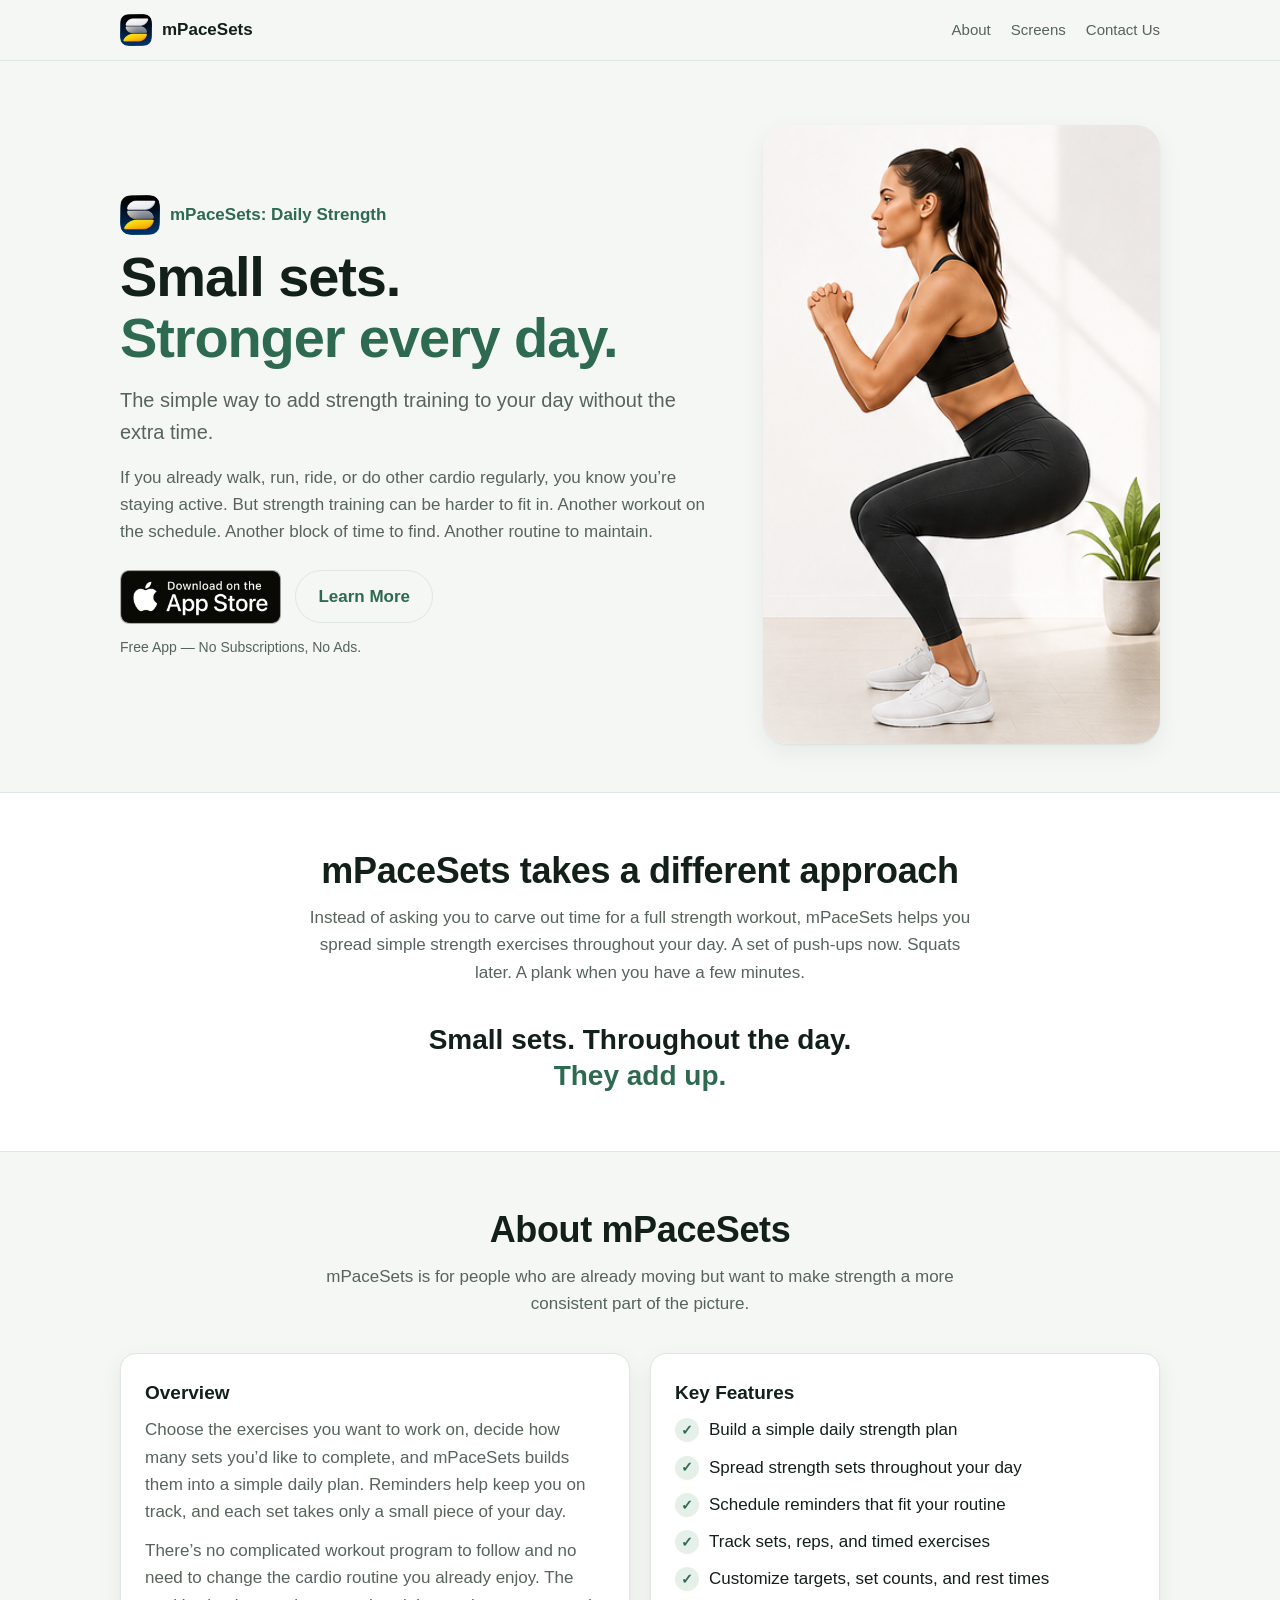
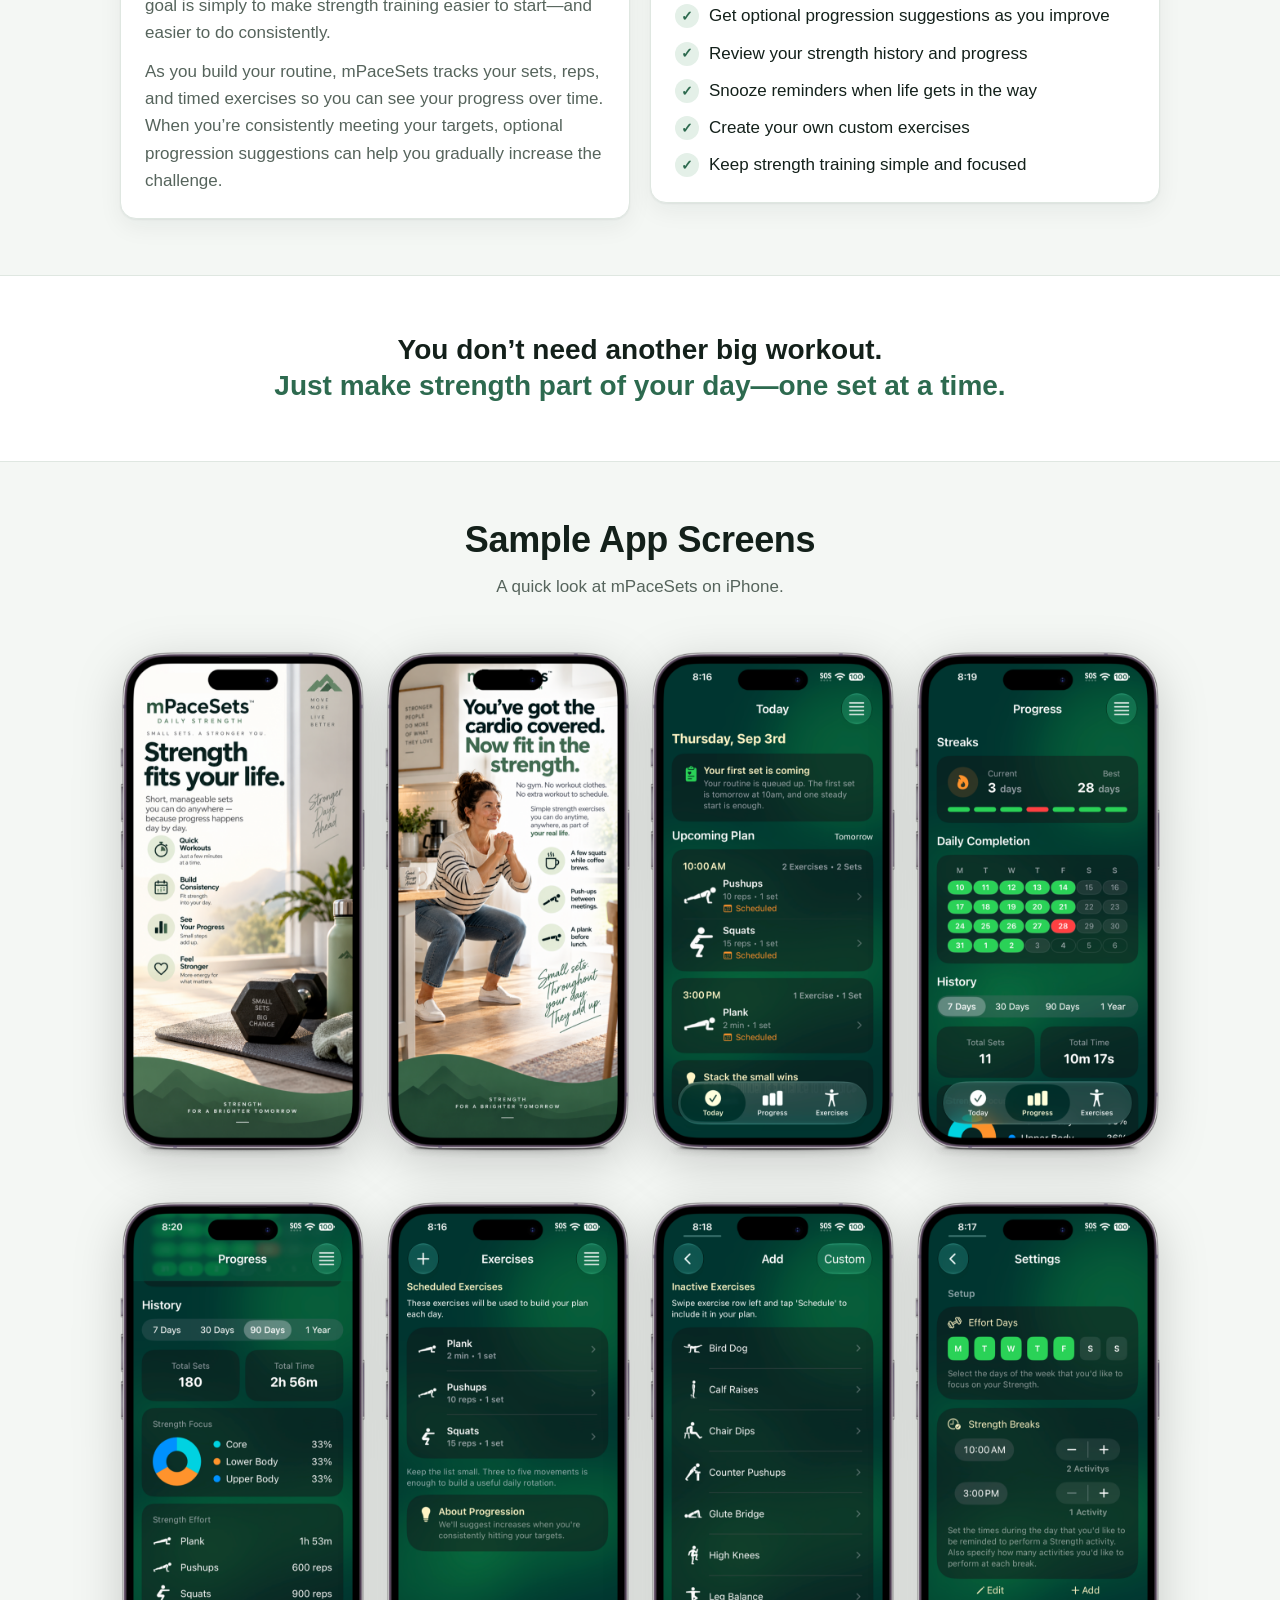
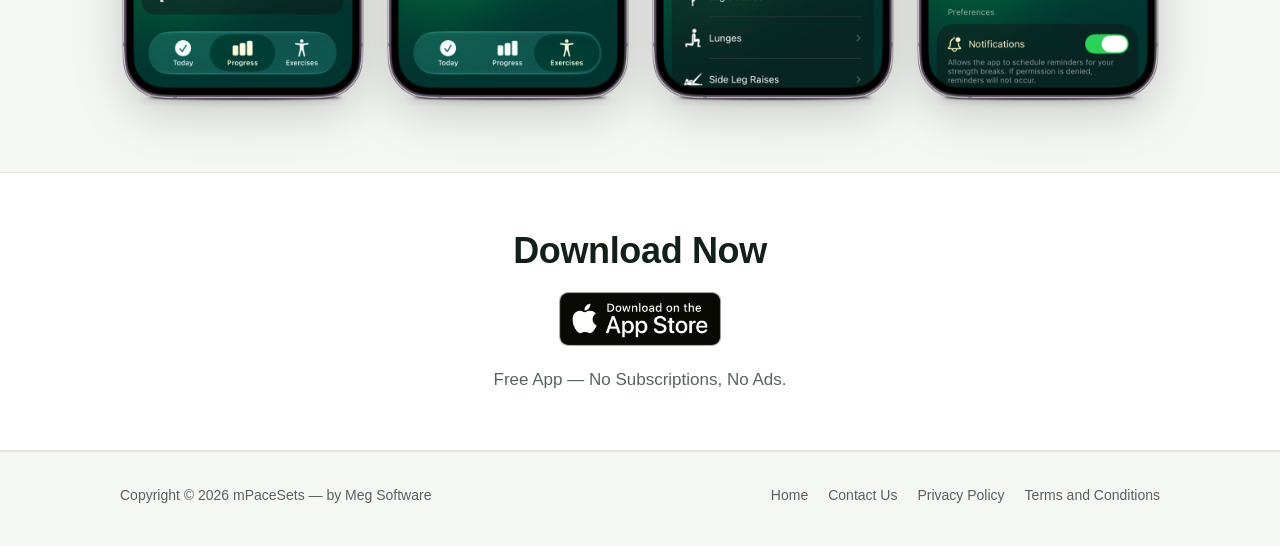
<file: index.html>
<!doctype html>
<html lang="en">
<head>
  <meta charset="utf-8">
  <meta name="viewport" content="width=device-width, initial-scale=1">
  <title>mPaceSets — Small sets. Stronger every day</title>
  <meta name="description" content="mPaceSets helps you spread simple strength exercises throughout your day. Small sets, throughout the day — they add up.">
  <link rel="icon" type="image/png" href="images/icon.png">
  <link rel="apple-touch-icon" href="images/icon.png">
  <link rel="stylesheet" href="styles.css">
</head>
<body>
  <header class="site-header">
    <div class="wrap">
      <a class="brand" href="./"><img src="images/icon.png" alt="">mPaceSets</a>
      <nav class="nav" aria-label="Main">
        <a class="hide-small" href="#about">About</a>
        <a class="hide-small" href="#screens">Screens</a>
        <a href="contact-us/">Contact Us</a>
      </nav>
    </div>
  </header>

  <main>
    <!-- Hero -->
    <section class="hero">
      <div class="wrap">
        <div>
          <p class="eyebrow"><img src="images/icon.png" alt="">mPaceSets: Daily Strength</p>
          <h1>Small sets.<br><span class="accent">Stronger every day.</span></h1>
          <p class="lead">The simple way to add strength training to your day without the extra time.</p>
          <p>If you already walk, run, ride, or do other cardio regularly, you know you’re staying active. But strength training can be harder to fit in. Another workout on the schedule. Another block of time to find. Another routine to maintain.</p>
          <div class="actions">
            <a class="app-store-badge" href="https://apps.apple.com/us/app/mpacesets/id6807160042"><img src="images/appstore-black.png" alt="Download on the App Store" width="162" height="54"></a>
            <a class="button secondary" href="#about">Learn More</a>
          </div>
          <p class="note">Free App — No Subscriptions, No Ads.</p>
        </div>
        <div class="photo">
          <img src="images/woman-plant.png" alt="A woman doing a squat at home" width="359" height="560">
        </div>
      </div>
    </section>

    <!-- A different approach -->
    <section class="band">
      <div class="wrap">
        <h2>mPaceSets takes a different approach</h2>
        <p class="section-lead">Instead of asking you to carve out time for a full strength workout, mPaceSets helps you spread simple strength exercises throughout your day. A set of push-ups now. Squats later. A plank when you have a few minutes.</p>
        <p class="pull-quote">Small sets. Throughout the day. <span>They add up.</span></p>
      </div>
    </section>

    <!-- About -->
    <section id="about">
      <div class="wrap">
        <h2>About mPaceSets</h2>
        <p class="section-lead">mPaceSets is for people who are already moving but want to make strength a more consistent part of the picture.</p>
        <div class="two-col">
          <div class="card">
            <h3>Overview</h3>
            <p>Choose the exercises you want to work on, decide how many sets you’d like to complete, and mPaceSets builds them into a simple daily plan. Reminders help keep you on track, and each set takes only a small piece of your day.</p>
            <p>There’s no complicated workout program to follow and no need to change the cardio routine you already enjoy. The goal is simply to make strength training easier to start—and easier to do consistently.</p>
            <p>As you build your routine, mPaceSets tracks your sets, reps, and timed exercises so you can see your progress over time. When you’re consistently meeting your targets, optional progression suggestions can help you gradually increase the challenge.</p>
          </div>
          <div class="card">
            <h3>Key Features</h3>
            <ul class="feature-list">
              <li>Build a simple daily strength plan</li>
              <li>Spread strength sets throughout your day</li>
              <li>Schedule reminders that fit your routine</li>
              <li>Track sets, reps, and timed exercises</li>
              <li>Customize targets, set counts, and rest times</li>
              <li>Get optional progression suggestions as you improve</li>
              <li>Review your strength history and progress</li>
              <li>Snooze reminders when life gets in the way</li>
              <li>Create your own custom exercises</li>
              <li>Keep strength training simple and focused</li>
            </ul>
          </div>
        </div>
      </div>
    </section>

    <!-- Closing line -->
    <section class="band">
      <div class="wrap">
        <p class="pull-quote">You don’t need another big workout. <span>Just make strength part of your day—one set at a time.</span></p>
      </div>
    </section>

    <!-- Screens -->
    <section id="screens">
      <div class="wrap">
        <h2>Sample App Screens</h2>
        <p class="section-lead">A quick look at mPaceSets on iPhone.</p>
        <div class="screens">
          <img src="images/left.png" alt="mPaceSets: strength fits your life" width="600" height="1298" loading="lazy">
          <img src="images/right.png" alt="You’ve got the cardio covered. Now fit in the strength." width="600" height="1298" loading="lazy">
          <img src="images/Screen-1-Transparent.png" alt="Today: your upcoming plan of sets" width="600" height="1298" loading="lazy">
          <img src="images/Screen-2-Transparent.png" alt="Progress: streaks, daily completion and history" width="600" height="1298" loading="lazy">
          <img src="images/Screen-3-Transparent.png" alt="Progress: totals and strength focus by area" width="600" height="1298" loading="lazy">
          <img src="images/Screen-4-Transparent.png" alt="Exercises: your scheduled exercises" width="600" height="1298" loading="lazy">
          <img src="images/Screen-5-Transparent.png" alt="Add an exercise from the library" width="600" height="1298" loading="lazy">
          <img src="images/Screen-6-Transparent.png" alt="Settings: effort days and strength alerts" width="600" height="1298" loading="lazy">
        </div>
      </div>
    </section>

    <!-- Download -->
    <section class="band download">
      <div class="wrap">
        <h2>Download Now</h2>
        <a class="app-store-badge" href="https://apps.apple.com/us/app/mpacesets/id6807160042"><img src="images/appstore-black.png" alt="Download on the App Store" width="162" height="54"></a>
        <p>Free App — No Subscriptions, No Ads.</p>
      </div>
    </section>
  </main>

  <footer class="site-footer">
    <div class="wrap">
      <span>Copyright © 2026 mPaceSets — by Meg Software</span>
      <nav aria-label="Footer">
        <a href="./">Home</a>
        <a href="contact-us/">Contact Us</a>
        <a href="privacy-policy/">Privacy Policy</a>
        <a href="terms-and-conditions/">Terms and Conditions</a>
      </nav>
    </div>
  </footer>
</body>
</html>
</file>
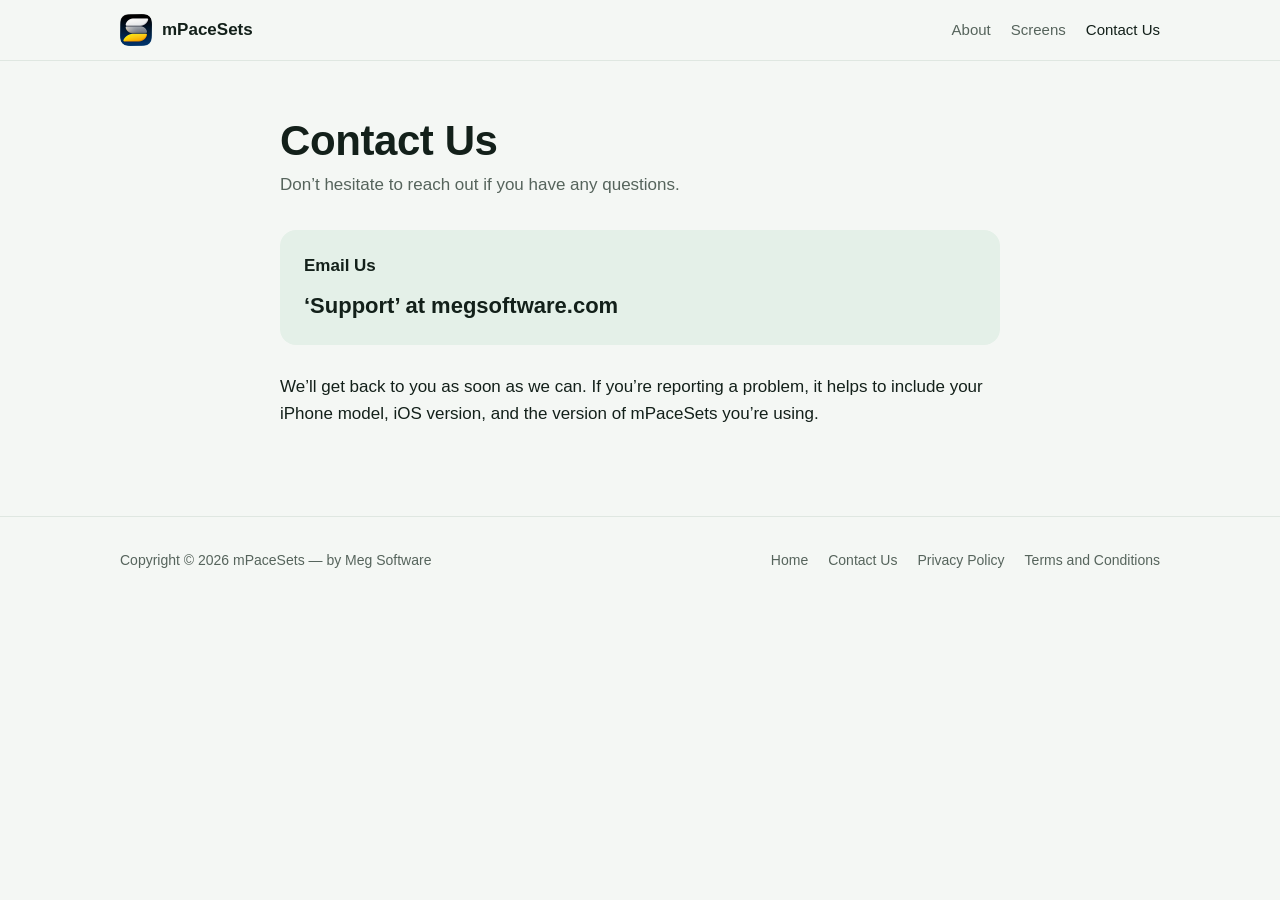
<file: contact-us/index.html>
<!doctype html>
<html lang="en">
<head>
  <meta charset="utf-8">
  <meta name="viewport" content="width=device-width, initial-scale=1">
  <title>Contact Us — mPaceSets</title>
  <meta name="description" content="Contact Meg Software about mPaceSets.">
  <link rel="icon" type="image/png" href="../images/icon.png">
  <link rel="stylesheet" href="../styles.css">
</head>
<body>
  <header class="site-header">
    <div class="wrap">
      <a class="brand" href="../"><img src="../images/icon.png" alt="">mPaceSets</a>
      <nav class="nav" aria-label="Main">
        <a class="hide-small" href="../#about">About</a>
        <a class="hide-small" href="../#screens">Screens</a>
        <a href="../contact-us/" aria-current="page">Contact Us</a>
      </nav>
    </div>
  </header>

  <main class="doc">
    <h1>Contact Us</h1>
    <p class="updated">Don’t hesitate to reach out if you have any questions.</p>
    <div class="summary">
      <p><strong>Email Us</strong></p>
      <p class="email">‘Support’ at megsoftware.com</p>
    </div>
    <p>We’ll get back to you as soon as we can. If you’re reporting a problem, it helps to include your iPhone model, iOS version, and the version of mPaceSets you’re using.</p>
  </main>

  <footer class="site-footer">
    <div class="wrap">
      <span>Copyright © 2026 mPaceSets — by Meg Software</span>
      <nav aria-label="Footer">
        <a href="../">Home</a>
        <a href="../contact-us/" aria-current="page">Contact Us</a>
        <a href="../privacy-policy/">Privacy Policy</a>
        <a href="../terms-and-conditions/">Terms and Conditions</a>
      </nav>
    </div>
  </footer>
</body>
</html>
</file>
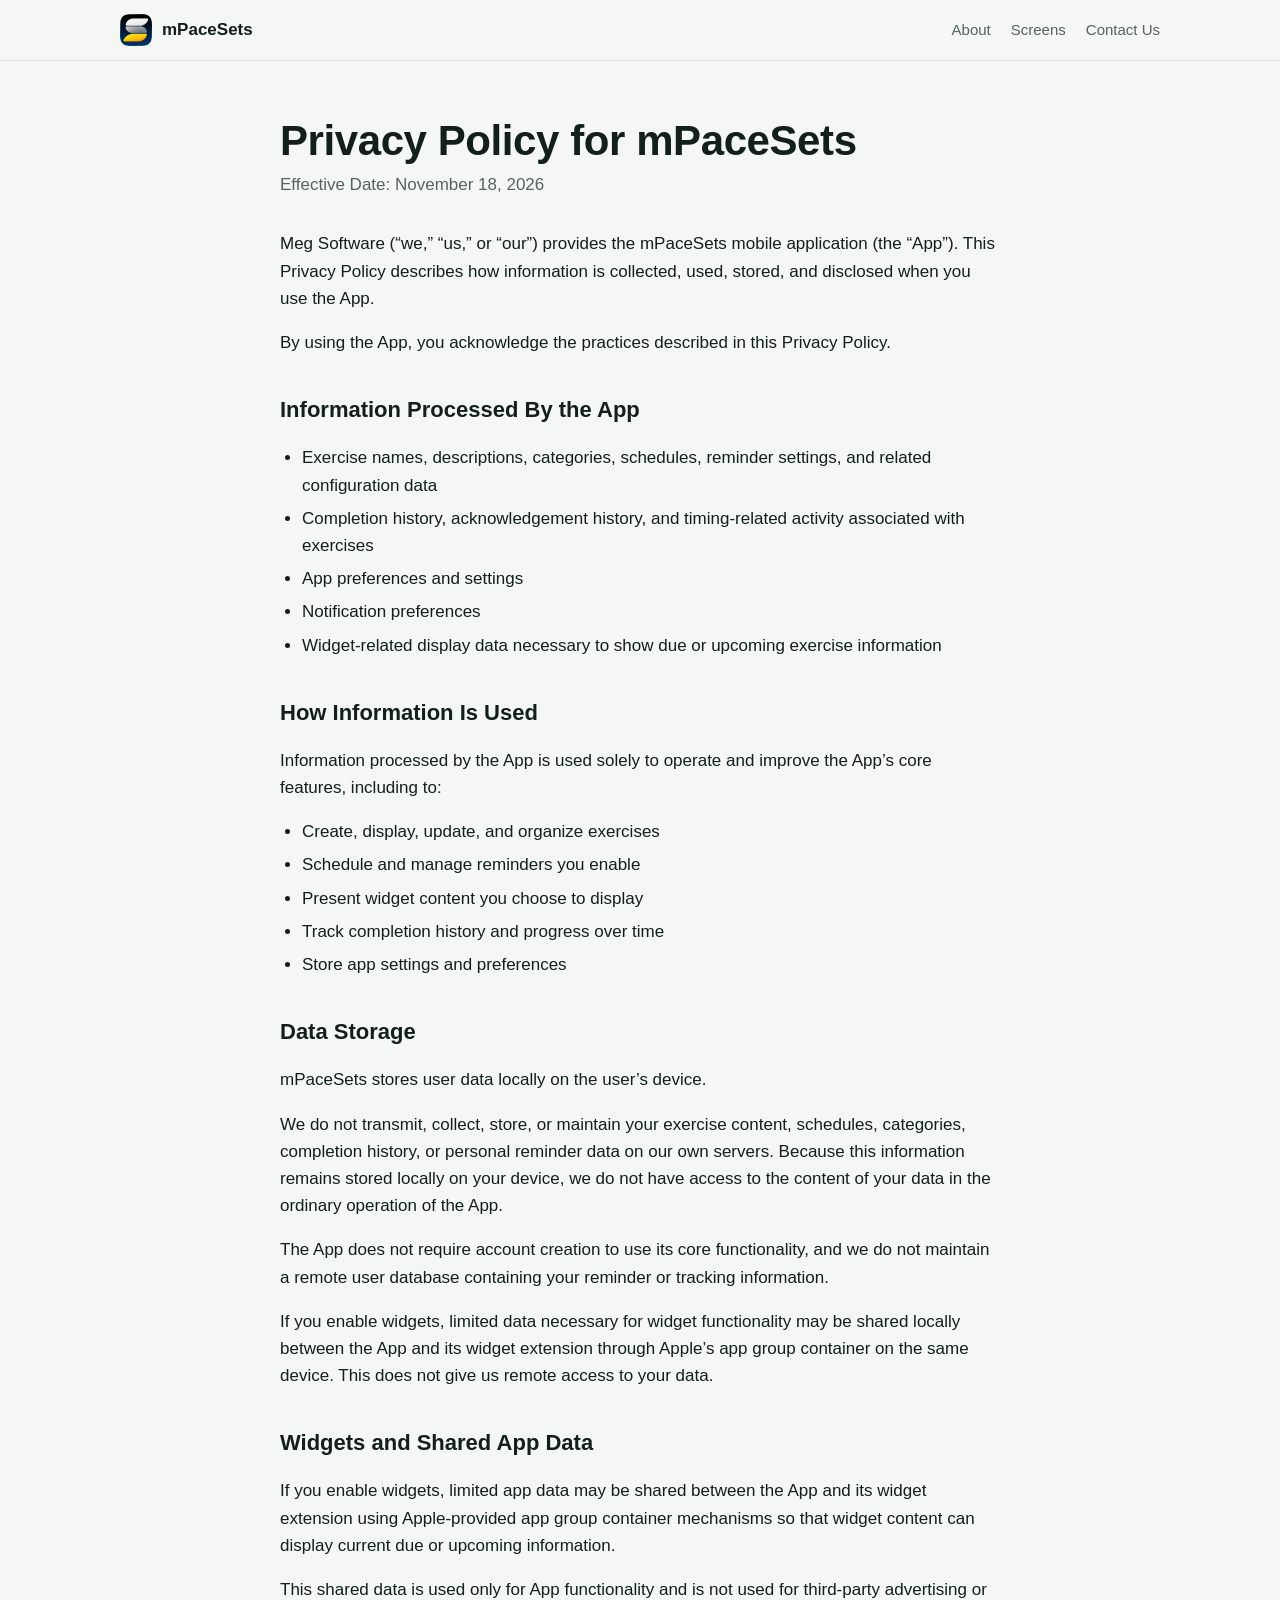
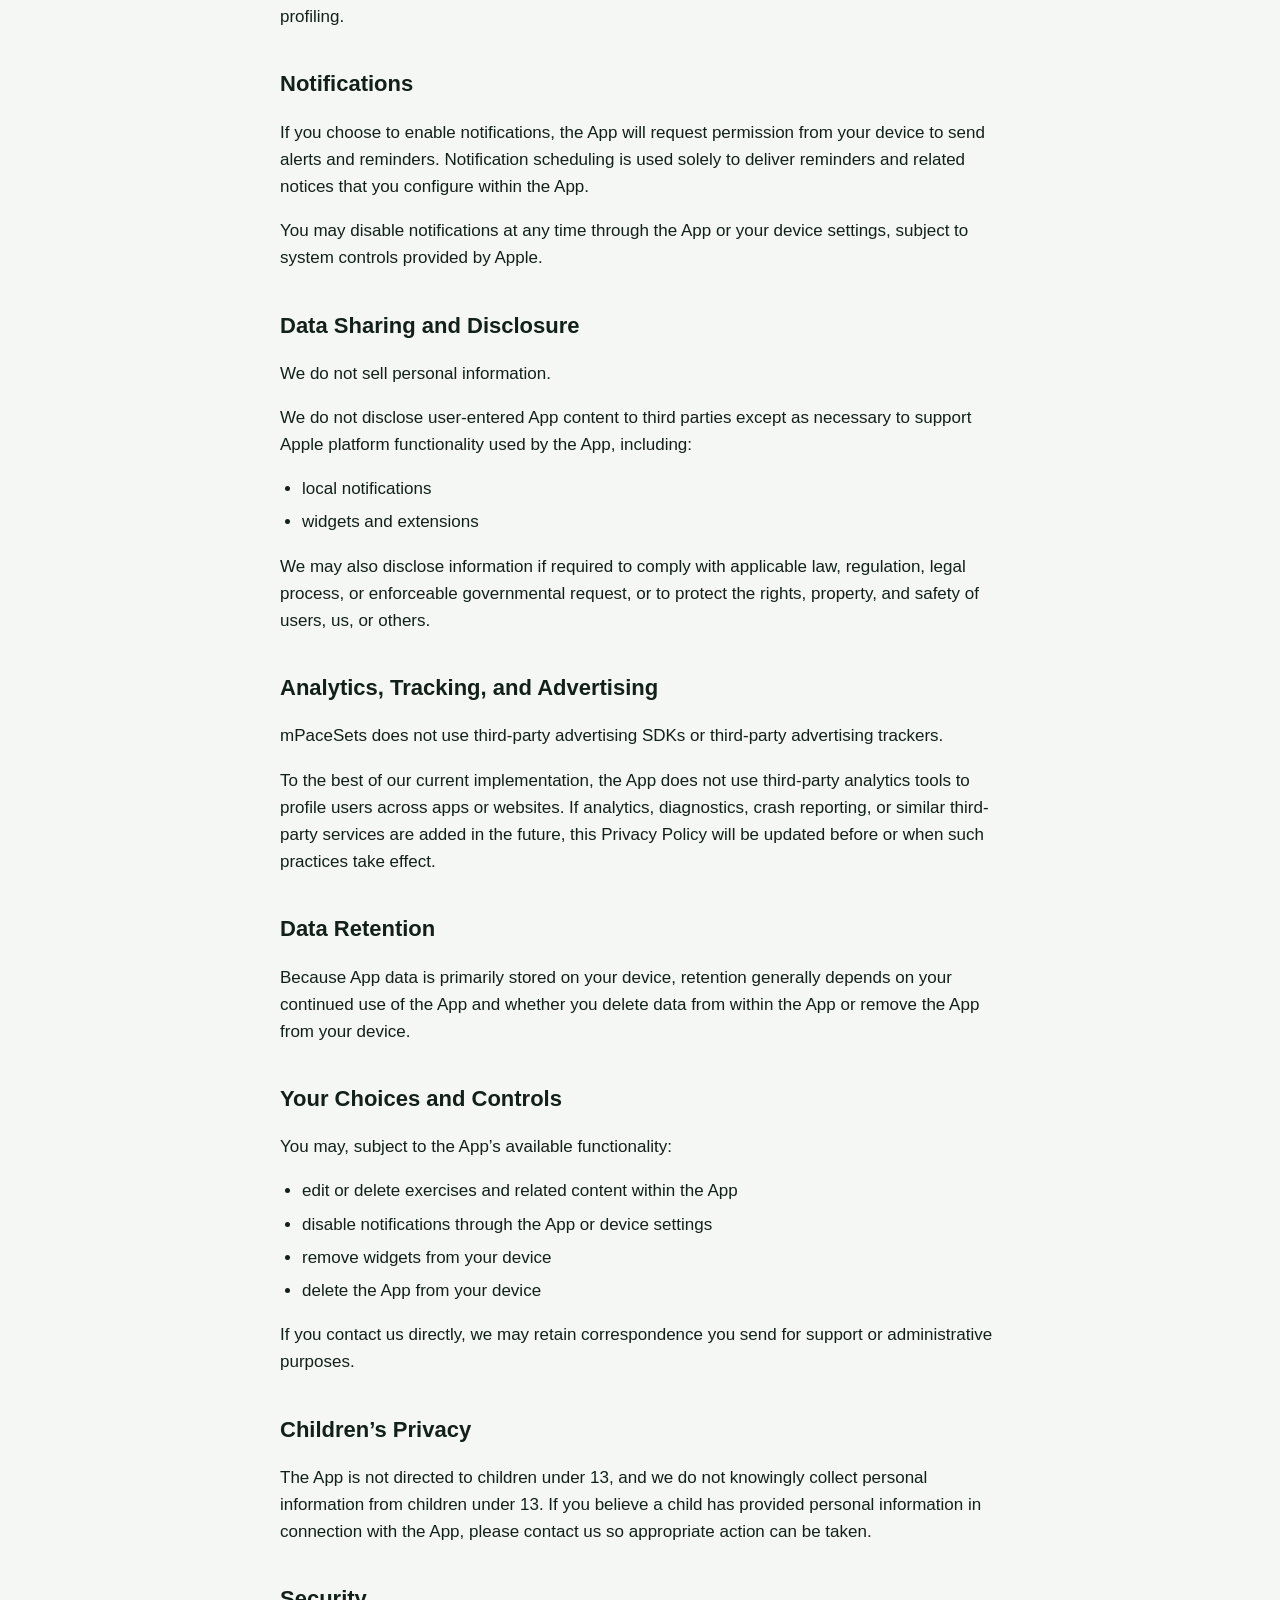
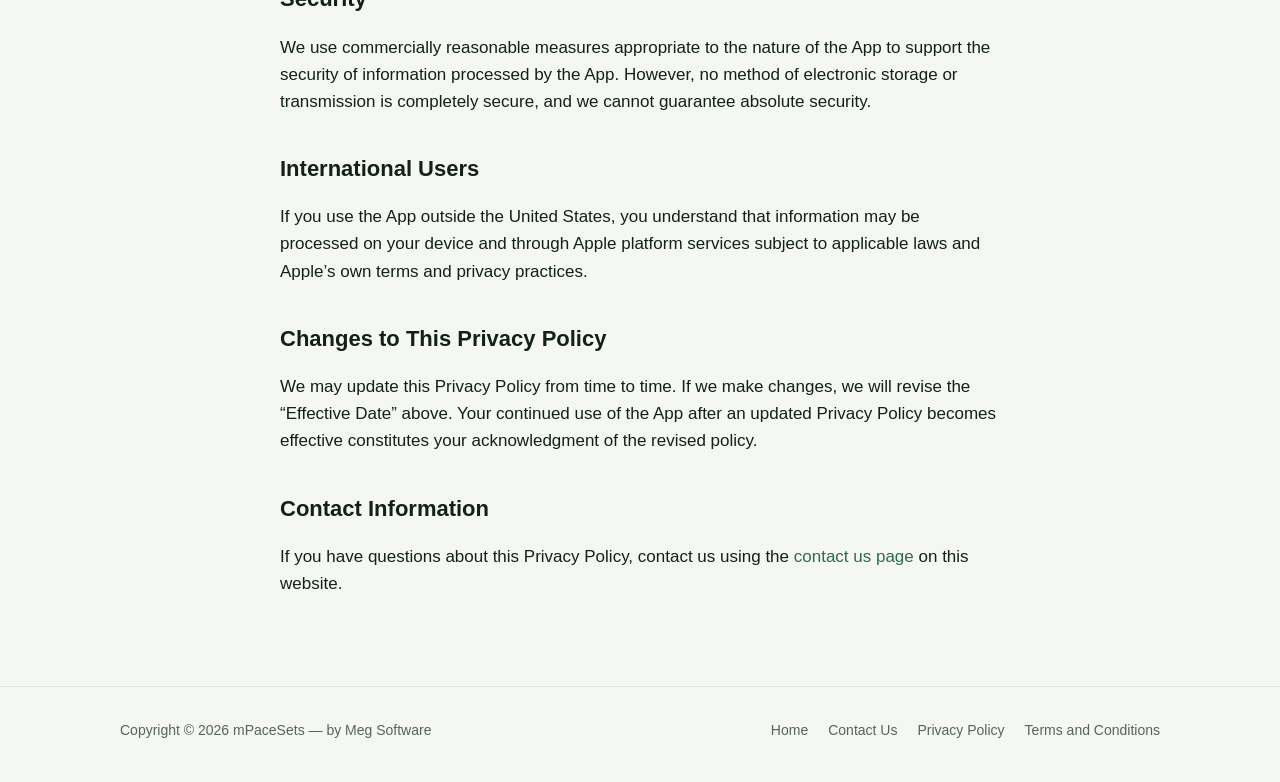
<file: privacy-policy/index.html>
<!doctype html>
<html lang="en">
<head>
  <meta charset="utf-8">
  <meta name="viewport" content="width=device-width, initial-scale=1">
  <title>Privacy Policy — mPaceSets</title>
  <meta name="description" content="Privacy Policy for mPaceSets.">
  <link rel="icon" type="image/png" href="../images/icon.png">
  <link rel="stylesheet" href="../styles.css">
</head>
<body>
  <header class="site-header">
    <div class="wrap">
      <a class="brand" href="../"><img src="../images/icon.png" alt="">mPaceSets</a>
      <nav class="nav" aria-label="Main">
        <a class="hide-small" href="../#about">About</a>
        <a class="hide-small" href="../#screens">Screens</a>
        <a href="../contact-us/">Contact Us</a>
      </nav>
    </div>
  </header>

  <main class="doc">
    <h1>Privacy Policy for mPaceSets</h1>
    <p class="updated">Effective Date: November 18, 2026</p>
    <p>Meg Software (“we,” “us,” or “our”) provides the mPaceSets mobile application (the “App”). This Privacy Policy describes how information is collected, used, stored, and disclosed when you use the App.</p>
    <p>By using the App, you acknowledge the practices described in this Privacy Policy.</p>
    <h2>Information Processed By the App</h2>
    <ul>
    <li>Exercise names, descriptions, categories, schedules, reminder settings, and related configuration data</li>
    <li>Completion history, acknowledgement history, and timing-related activity associated with exercises</li>
    <li>App preferences and settings</li>
    <li>Notification preferences</li>
    <li>Widget-related display data necessary to show due or upcoming exercise information</li>
    </ul>
    <h2>How Information Is Used</h2>
    <p>Information processed by the App is used solely to operate and improve the App’s core features, including to:</p>
    <ul>
    <li>Create, display, update, and organize exercises</li>
    <li>Schedule and manage reminders you enable</li>
    <li>Present widget content you choose to display</li>
    <li>Track completion history and progress over time</li>
    <li>Store app settings and preferences</li>
    </ul>
    <h2>Data Storage</h2>
    <p>mPaceSets stores user data locally on the user’s device.</p>
    <p>We do not transmit, collect, store, or maintain your exercise content, schedules, categories, completion history, or personal reminder data on our own servers. Because this information remains stored locally on your device, we do not have access to the content of your data in the ordinary operation of the App.</p>
    <p>The App does not require account creation to use its core functionality, and we do not maintain a remote user database containing your reminder or tracking information.</p>
    <p>If you enable widgets, limited data necessary for widget functionality may be shared locally between the App and its widget extension through Apple’s app group container on the same device. This does not give us remote access to your data.</p>
    <h2>Widgets and Shared App Data</h2>
    <p>If you enable widgets, limited app data may be shared between the App and its widget extension using Apple-provided app group container mechanisms so that widget content can display current due or upcoming information.</p>
    <p>This shared data is used only for App functionality and is not used for third-party advertising or profiling.</p>
    <h2>Notifications</h2>
    <p>If you choose to enable notifications, the App will request permission from your device to send alerts and reminders. Notification scheduling is used solely to deliver reminders and related notices that you configure within the App.</p>
    <p>You may disable notifications at any time through the App or your device settings, subject to system controls provided by Apple.</p>
    <h2>Data Sharing and Disclosure</h2>
    <p>We do not sell personal information.</p>
    <p>We do not disclose user-entered App content to third parties except as necessary to support Apple platform functionality used by the App, including:</p>
    <ul>
    <li>local notifications</li>
    <li>widgets and extensions</li>
    </ul>
    <p>We may also disclose information if required to comply with applicable law, regulation, legal process, or enforceable governmental request, or to protect the rights, property, and safety of users, us, or others.</p>
    <h2>Analytics, Tracking, and Advertising</h2>
    <p>mPaceSets does not use third-party advertising SDKs or third-party advertising trackers.</p>
    <p>To the best of our current implementation, the App does not use third-party analytics tools to profile users across apps or websites. If analytics, diagnostics, crash reporting, or similar third-party services are added in the future, this Privacy Policy will be updated before or when such practices take effect.</p>
    <h2>Data Retention</h2>
    <p>Because App data is primarily stored on your device, retention generally depends on your continued use of the App and whether you delete data from within the App or remove the App from your device.</p>
    <h2>Your Choices and Controls</h2>
    <p>You may, subject to the App’s available functionality:</p>
    <ul>
    <li>edit or delete exercises and related content within the App</li>
    <li>disable notifications through the App or device settings</li>
    <li>remove widgets from your device</li>
    <li>delete the App from your device</li>
    </ul>
    <p>If you contact us directly, we may retain correspondence you send for support or administrative purposes.</p>
    <h2>Children’s Privacy</h2>
    <p>The App is not directed to children under 13, and we do not knowingly collect personal information from children under 13. If you believe a child has provided personal information in connection with the App, please contact us so appropriate action can be taken.</p>
    <h2>Security</h2>
    <p>We use commercially reasonable measures appropriate to the nature of the App to support the security of information processed by the App. However, no method of electronic storage or transmission is completely secure, and we cannot guarantee absolute security.</p>
    <h2>International Users</h2>
    <p>If you use the App outside the United States, you understand that information may be processed on your device and through Apple platform services subject to applicable laws and Apple’s own terms and privacy practices.</p>
    <h2>Changes to This Privacy Policy</h2>
    <p>We may update this Privacy Policy from time to time. If we make changes, we will revise the “Effective Date” above. Your continued use of the App after an updated Privacy Policy becomes effective constitutes your acknowledgment of the revised policy.</p>
    <h2>Contact Information</h2>
    <p>If you have questions about this Privacy Policy, contact us using the <a href="../contact-us/">contact us page</a> on this website.</p>
  </main>

  <footer class="site-footer">
    <div class="wrap">
      <span>Copyright © 2026 mPaceSets — by Meg Software</span>
      <nav aria-label="Footer">
        <a href="../">Home</a>
        <a href="../contact-us/">Contact Us</a>
        <a href="../privacy-policy/" aria-current="page">Privacy Policy</a>
        <a href="../terms-and-conditions/">Terms and Conditions</a>
      </nav>
    </div>
  </footer>
</body>
</html>
</file>
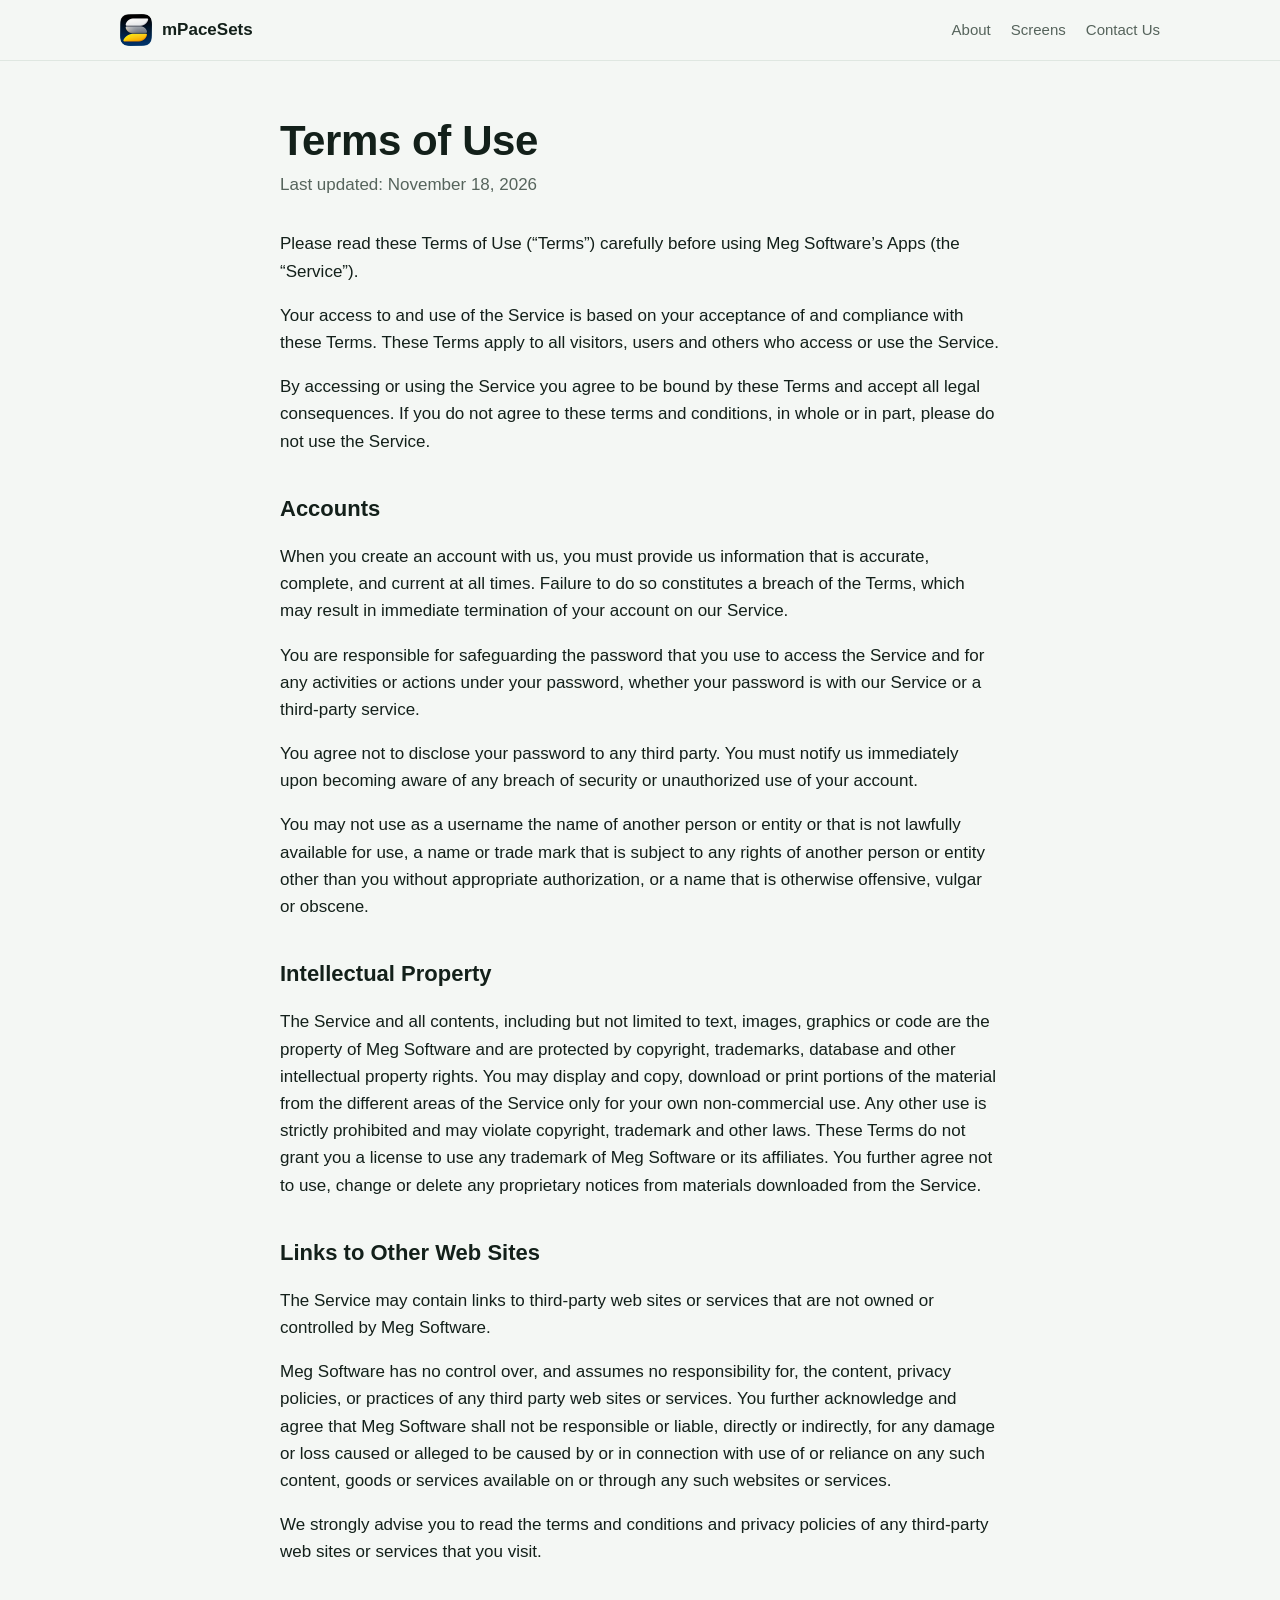
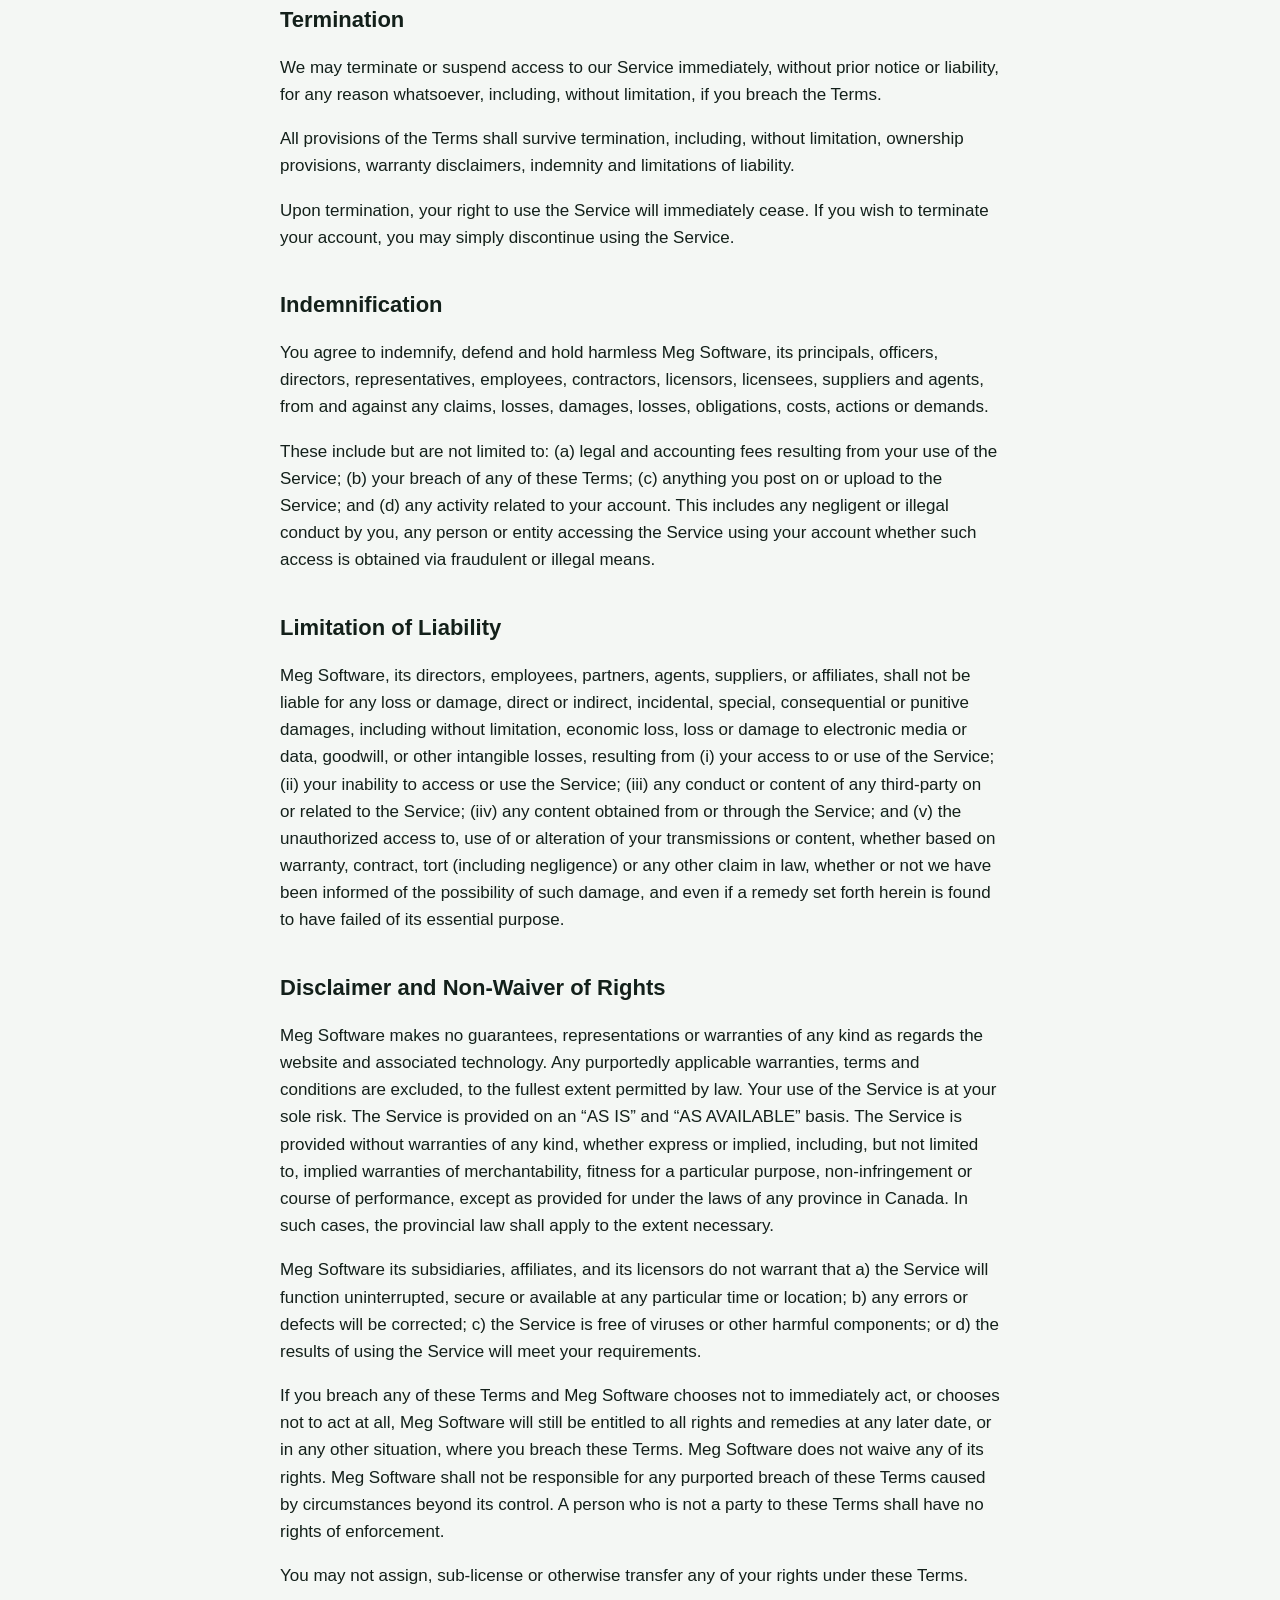
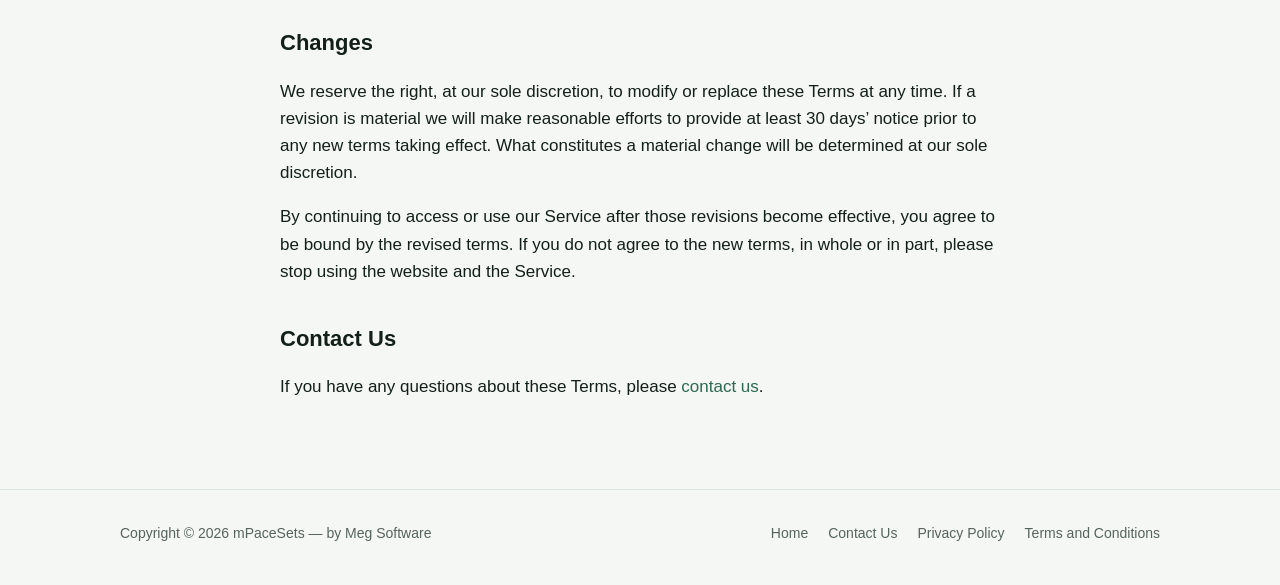
<file: terms-and-conditions/index.html>
<!doctype html>
<html lang="en">
<head>
  <meta charset="utf-8">
  <meta name="viewport" content="width=device-width, initial-scale=1">
  <title>Terms and Conditions — mPaceSets</title>
  <meta name="description" content="Terms of Use for Meg Software apps, including mPaceSets.">
  <link rel="icon" type="image/png" href="../images/icon.png">
  <link rel="stylesheet" href="../styles.css">
</head>
<body>
  <header class="site-header">
    <div class="wrap">
      <a class="brand" href="../"><img src="../images/icon.png" alt="">mPaceSets</a>
      <nav class="nav" aria-label="Main">
        <a class="hide-small" href="../#about">About</a>
        <a class="hide-small" href="../#screens">Screens</a>
        <a href="../contact-us/">Contact Us</a>
      </nav>
    </div>
  </header>

  <main class="doc">
    <h1>Terms of Use</h1>
    <p class="updated">Last updated: November 18, 2026</p>
    <p>Please read these Terms of Use (“Terms”) carefully before using Meg Software’s Apps (the “Service”).</p>
    <p>Your access to and use of the Service is based on your acceptance of and compliance with these Terms. These Terms apply to all visitors, users and others who access or use the Service.</p>
    <p>By accessing or using the Service you agree to be bound by these Terms and accept all legal consequences. If you do not agree to these terms and conditions, in whole or in part, please do not use the Service.</p>
    <h2>Accounts</h2>
    <p>When you create an account with us, you must provide us information that is accurate, complete, and current at all times. Failure to do so constitutes a breach of the Terms, which may result in immediate termination of your account on our Service.</p>
    <p>You are responsible for safeguarding the password that you use to access the Service and for any activities or actions under your password, whether your password is with our Service or a third-party service.</p>
    <p>You agree not to disclose your password to any third party. You must notify us immediately upon becoming aware of any breach of security or unauthorized use of your account.</p>
    <p>You may not use as a username the name of another person or entity or that is not lawfully available for use, a name or trade mark that is subject to any rights of another person or entity other than you without appropriate authorization, or a name that is otherwise offensive, vulgar or obscene.</p>
    <h2>Intellectual Property</h2>
    <p>The Service and all contents, including but not limited to text, images, graphics or code are the property of Meg Software and are protected by copyright, trademarks, database and other intellectual property rights. You may display and copy, download or print portions of the material from the different areas of the Service only for your own non-commercial use. Any other use is strictly prohibited and may violate copyright, trademark and other laws. These Terms do not grant you a license to use any trademark of Meg Software or its affiliates. You further agree not to use, change or delete any proprietary notices from materials downloaded from the Service.</p>
    <h2>Links to Other Web Sites</h2>
    <p>The Service may contain links to third-party web sites or services that are not owned or controlled by Meg Software.</p>
    <p>Meg Software has no control over, and assumes no responsibility for, the content, privacy policies, or practices of any third party web sites or services. You further acknowledge and agree that Meg Software shall not be responsible or liable, directly or indirectly, for any damage or loss caused or alleged to be caused by or in connection with use of or reliance on any such content, goods or services available on or through any such websites or services.</p>
    <p>We strongly advise you to read the terms and conditions and privacy policies of any third-party web sites or services that you visit.</p>
    <h2>Termination</h2>
    <p>We may terminate or suspend access to our Service immediately, without prior notice or liability, for any reason whatsoever, including, without limitation, if you breach the Terms.</p>
    <p>All provisions of the Terms shall survive termination, including, without limitation, ownership provisions, warranty disclaimers, indemnity and limitations of liability.</p>
    <p>Upon termination, your right to use the Service will immediately cease. If you wish to terminate your account, you may simply discontinue using the Service.</p>
    <h2>Indemnification</h2>
    <p>You agree to indemnify, defend and hold harmless Meg Software, its principals, officers, directors, representatives, employees, contractors, licensors, licensees, suppliers and agents, from and against any claims, losses, damages, losses, obligations, costs, actions or demands.</p>
    <p>These include but are not limited to: (a) legal and accounting fees resulting from your use of the Service; (b) your breach of any of these Terms; (c) anything you post on or upload to the Service; and (d) any activity related to your account. This includes any negligent or illegal conduct by you, any person or entity accessing the Service using your account whether such access is obtained via fraudulent or illegal means.</p>
    <h2>Limitation of Liability</h2>
    <p>Meg Software, its directors, employees, partners, agents, suppliers, or affiliates, shall not be liable for any loss or damage, direct or indirect, incidental, special, consequential or punitive damages, including without limitation, economic loss, loss or damage to electronic media or data, goodwill, or other intangible losses, resulting from (i) your access to or use of the Service; (ii) your inability to access or use the Service; (iii) any conduct or content of any third-party on or related to the Service; (iiv) any content obtained from or through the Service; and (v) the unauthorized access to, use of or alteration of your transmissions or content, whether based on warranty, contract, tort (including negligence) or any other claim in law, whether or not we have been informed of the possibility of such damage, and even if a remedy set forth herein is found to have failed of its essential purpose.</p>
    <h2>Disclaimer and Non-Waiver of Rights</h2>
    <p>Meg Software makes no guarantees, representations or warranties of any kind as regards the website and associated technology. Any purportedly applicable warranties, terms and conditions are excluded, to the fullest extent permitted by law. Your use of the Service is at your sole risk. The Service is provided on an “AS IS” and “AS AVAILABLE” basis. The Service is provided without warranties of any kind, whether express or implied, including, but not limited to, implied warranties of merchantability, fitness for a particular purpose, non-infringement or course of performance, except as provided for under the laws of any province in Canada. In such cases, the provincial law shall apply to the extent necessary.</p>
    <p>Meg Software its subsidiaries, affiliates, and its licensors do not warrant that a) the Service will function uninterrupted, secure or available at any particular time or location; b) any errors or defects will be corrected; c) the Service is free of viruses or other harmful components; or d) the results of using the Service will meet your requirements.</p>
    <p>If you breach any of these Terms and Meg Software chooses not to immediately act, or chooses not to act at all, Meg Software will still be entitled to all rights and remedies at any later date, or in any other situation, where you breach these Terms. Meg Software does not waive any of its rights. Meg Software shall not be responsible for any purported breach of these Terms caused by circumstances beyond its control. A person who is not a party to these Terms shall have no rights of enforcement.</p>
    <p>You may not assign, sub-license or otherwise transfer any of your rights under these Terms.</p>
    <h2>Changes</h2>
    <p>We reserve the right, at our sole discretion, to modify or replace these Terms at any time. If a revision is material we will make reasonable efforts to provide at least 30 days’ notice prior to any new terms taking effect. What constitutes a material change will be determined at our sole discretion.</p>
    <p>By continuing to access or use our Service after those revisions become effective, you agree to be bound by the revised terms. If you do not agree to the new terms, in whole or in part, please stop using the website and the Service.</p>
    <h2>Contact Us</h2>
    <p>If you have any questions about these Terms, please <a href="../contact-us/">contact us</a>.</p>
  </main>

  <footer class="site-footer">
    <div class="wrap">
      <span>Copyright © 2026 mPaceSets — by Meg Software</span>
      <nav aria-label="Footer">
        <a href="../">Home</a>
        <a href="../contact-us/">Contact Us</a>
        <a href="../privacy-policy/">Privacy Policy</a>
        <a href="../terms-and-conditions/" aria-current="page">Terms and Conditions</a>
      </nav>
    </div>
  </footer>
</body>
</html>
</file>
<file: styles.css>
/* mPaceSets website — one stylesheet for every page. Light and dark follow the visitor's system. */

:root {
  --bg: #f4f7f4;
  --surface: #ffffff;
  --text: #13201a;
  --muted: #56645c;
  --border: #dfe7e1;
  --accent: #2d6a4f;
  --accent-strong: #1f4f3a;
  --accent-soft: #e4f0e8;
  --highlight: #f2c23a;
  --shadow: 0 1px 2px rgba(19, 32, 26, 0.06), 0 8px 24px rgba(19, 32, 26, 0.06);
  --radius: 16px;
  --max: 1080px;
}

@media (prefers-color-scheme: dark) {
  :root {
    --bg: #0d1411;
    --surface: #15201b;
    --text: #edf3ef;
    --muted: #a3b2a9;
    --border: #26352d;
    --accent: #6cc79a;
    --accent-strong: #93d9b5;
    --accent-soft: #1a2c23;
    --shadow: 0 1px 2px rgba(0, 0, 0, 0.4), 0 8px 24px rgba(0, 0, 0, 0.3);
  }
}

* { box-sizing: border-box; }

html { -webkit-text-size-adjust: 100%; scroll-behavior: smooth; }

body {
  margin: 0;
  background: var(--bg);
  color: var(--text);
  font: 17px/1.6 -apple-system, BlinkMacSystemFont, "SF Pro Text", "Helvetica Neue", Helvetica, Arial, sans-serif;
}

a { color: var(--accent); text-decoration: none; }
a:hover { text-decoration: underline; }

img { max-width: 100%; height: auto; }

.wrap { max-width: var(--max); margin: 0 auto; padding: 0 20px; }

/* Header */
.site-header {
  position: sticky;
  top: 0;
  z-index: 10;
  background: var(--bg);
  border-bottom: 1px solid var(--border);
}
.site-header .wrap {
  display: flex;
  align-items: center;
  justify-content: space-between;
  gap: 16px;
  height: 60px;
}
.brand {
  display: flex;
  align-items: center;
  gap: 10px;
  font-weight: 700;
  color: var(--text);
}
.brand:hover { text-decoration: none; }
.brand img { width: 32px; height: 32px; border-radius: 8px; }
.nav { display: flex; gap: 20px; font-size: 15px; }
.nav a { color: var(--muted); }
.nav a:hover, .nav a[aria-current="page"] { color: var(--text); text-decoration: none; }

/* Buttons */
.button {
  display: inline-block;
  padding: 12px 22px;
  border-radius: 999px;
  background: var(--accent);
  color: #fff;
  font-weight: 600;
}
@media (prefers-color-scheme: dark) { .button { color: #0d1411; } }
.button:hover { background: var(--accent-strong); text-decoration: none; }
.button.secondary {
  background: transparent;
  color: var(--accent);
  border: 1px solid var(--border);
}
.button.secondary:hover { background: var(--accent-soft); }

.app-store-badge img { height: 54px; width: auto; display: block; }

/* Hero */
.hero { padding: 64px 0 48px; }
.hero .wrap {
  display: grid;
  grid-template-columns: 1.2fr 0.8fr;
  gap: 48px;
  align-items: center;
}
.hero .eyebrow {
  display: inline-flex;
  align-items: center;
  gap: 10px;
  font-weight: 600;
  color: var(--accent);
  margin: 0 0 12px;
}
.hero .eyebrow img { width: 40px; height: 40px; border-radius: 10px; }
.hero h1 {
  font-size: clamp(36px, 6vw, 56px);
  line-height: 1.08;
  letter-spacing: -0.02em;
  margin: 0 0 16px;
}
.hero h1 .accent { color: var(--accent); }
.hero p.lead { font-size: 20px; margin: 0 0 16px; }
.hero p { color: var(--muted); margin: 0 0 16px; }
.hero .actions { display: flex; gap: 14px; align-items: center; flex-wrap: wrap; margin-top: 24px; }
.hero .note { margin-top: 12px; font-size: 14px; color: var(--muted); }
.hero .photo {
  border-radius: 24px;
  overflow: hidden;
  box-shadow: var(--shadow);
  background: var(--surface);
}
.hero .photo img { display: block; width: 100%; }

/* Sections */
section { padding: 56px 0; }
section h2 {
  font-size: clamp(28px, 4vw, 36px);
  letter-spacing: -0.01em;
  line-height: 1.2;
  margin: 0 0 12px;
  text-align: center;
}
section p.section-lead {
  max-width: 680px;
  margin: 0 auto 36px;
  text-align: center;
  color: var(--muted);
}

.band {
  background: var(--surface);
  border-top: 1px solid var(--border);
  border-bottom: 1px solid var(--border);
}

.pull-quote {
  text-align: center;
  font-size: clamp(22px, 3.2vw, 28px);
  font-weight: 700;
  line-height: 1.3;
  margin: 0;
}
.pull-quote span { display: block; color: var(--accent); }

.grid {
  display: grid;
  gap: 20px;
  grid-template-columns: repeat(auto-fit, minmax(260px, 1fr));
}

.card {
  background: var(--surface);
  border: 1px solid var(--border);
  border-radius: var(--radius);
  padding: 24px;
  box-shadow: var(--shadow);
}
.card h3 { margin: 0 0 8px; font-size: 19px; }
.card p { margin: 0 0 12px; color: var(--muted); }
.card p:last-child { margin-bottom: 0; }
.card .emoji { font-size: 28px; line-height: 1; display: block; margin-bottom: 12px; }

.two-col {
  display: grid;
  grid-template-columns: 1fr 1fr;
  gap: 20px;
  align-items: start;
}

.feature-list { list-style: none; margin: 0; padding: 0; display: grid; gap: 10px; }
.feature-list li { display: grid; grid-template-columns: 24px 1fr; gap: 10px; align-items: start; }
.feature-list li::before {
  content: "✓";
  display: grid;
  place-items: center;
  width: 24px;
  height: 24px;
  margin-top: 2px;
  border-radius: 50%;
  background: var(--accent-soft);
  color: var(--accent);
  font-size: 14px;
  font-weight: 700;
}

/* Screens gallery */
.screens {
  display: grid;
  grid-template-columns: repeat(4, 1fr);
  gap: 20px;
}
.screens img { display: block; width: 100%; filter: drop-shadow(0 12px 24px rgba(0, 0, 0, 0.18)); }

/* Download */
.download { text-align: center; }
.download .app-store-badge { display: inline-block; margin: 8px auto 12px; }
.download p { color: var(--muted); margin: 0; }

/* Legal and contact pages */
.doc { max-width: 760px; margin: 0 auto; padding: 56px 20px 72px; }
.doc h1 { font-size: clamp(32px, 5vw, 42px); line-height: 1.15; margin: 0 0 6px; letter-spacing: -0.01em; }
.doc .updated { color: var(--muted); margin: 0 0 32px; }
.doc h2 { font-size: 22px; margin: 36px 0 10px; text-align: left; }
.doc ul { padding-left: 22px; }
.doc li { margin: 6px 0; }
.doc .summary {
  background: var(--accent-soft);
  border-radius: var(--radius);
  padding: 22px 24px;
  margin-bottom: 28px;
}
.doc .summary p { margin: 0 0 8px; }
.doc .summary p:last-child { margin: 0; }
.doc .email { font-size: 22px; font-weight: 700; }

/* Footer */
.site-footer {
  border-top: 1px solid var(--border);
  padding: 32px 0 40px;
  color: var(--muted);
  font-size: 14px;
}
.site-footer .wrap { display: flex; flex-wrap: wrap; gap: 12px 24px; justify-content: space-between; }
.site-footer nav { display: flex; gap: 20px; flex-wrap: wrap; }
.site-footer a { color: var(--muted); }

@media (max-width: 820px) {
  .hero .wrap { grid-template-columns: 1fr; }
  .hero .photo { max-width: 360px; margin: 0 auto; }
  .two-col { grid-template-columns: 1fr; }
  .screens { grid-template-columns: repeat(2, 1fr); }
}

@media (max-width: 640px) {
  .nav { gap: 14px; font-size: 14px; }
  .nav .hide-small { display: none; }
  .hero { padding: 40px 0 32px; }
  section { padding: 40px 0; }
}
</file>
